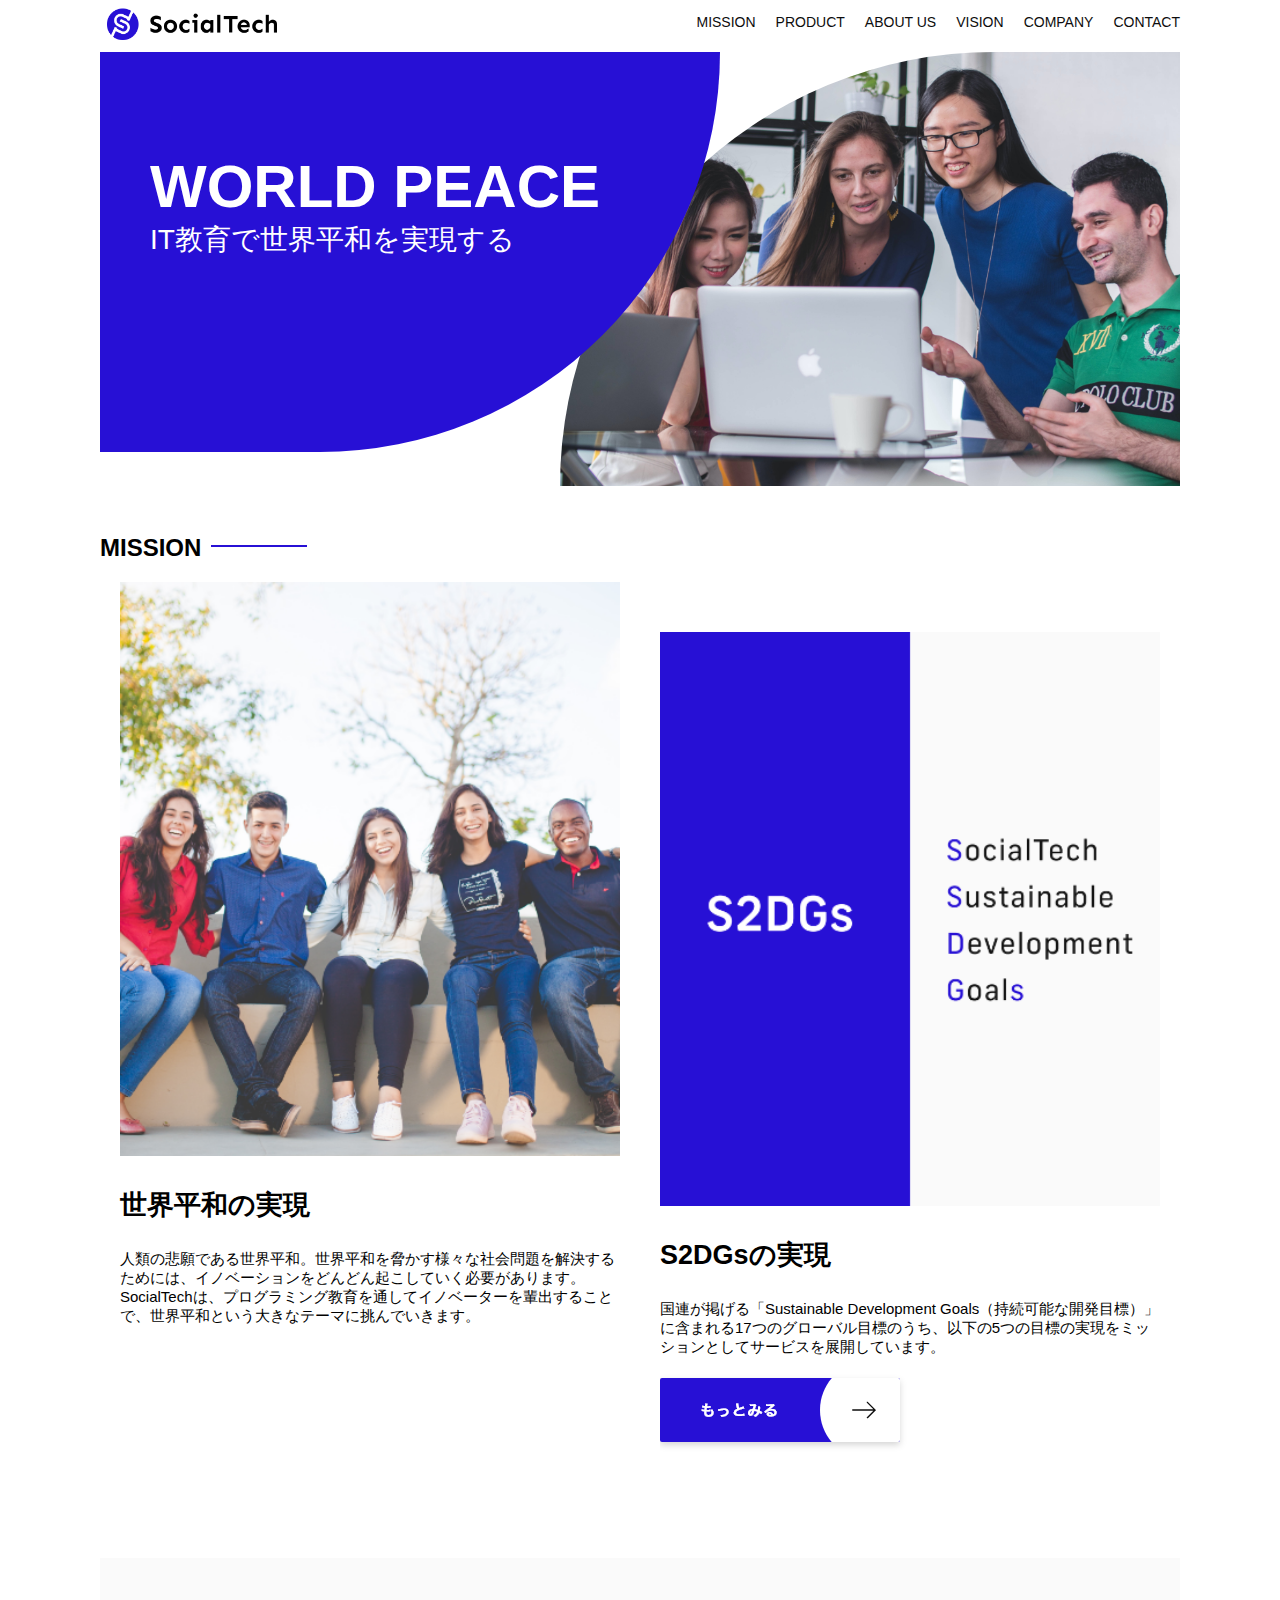
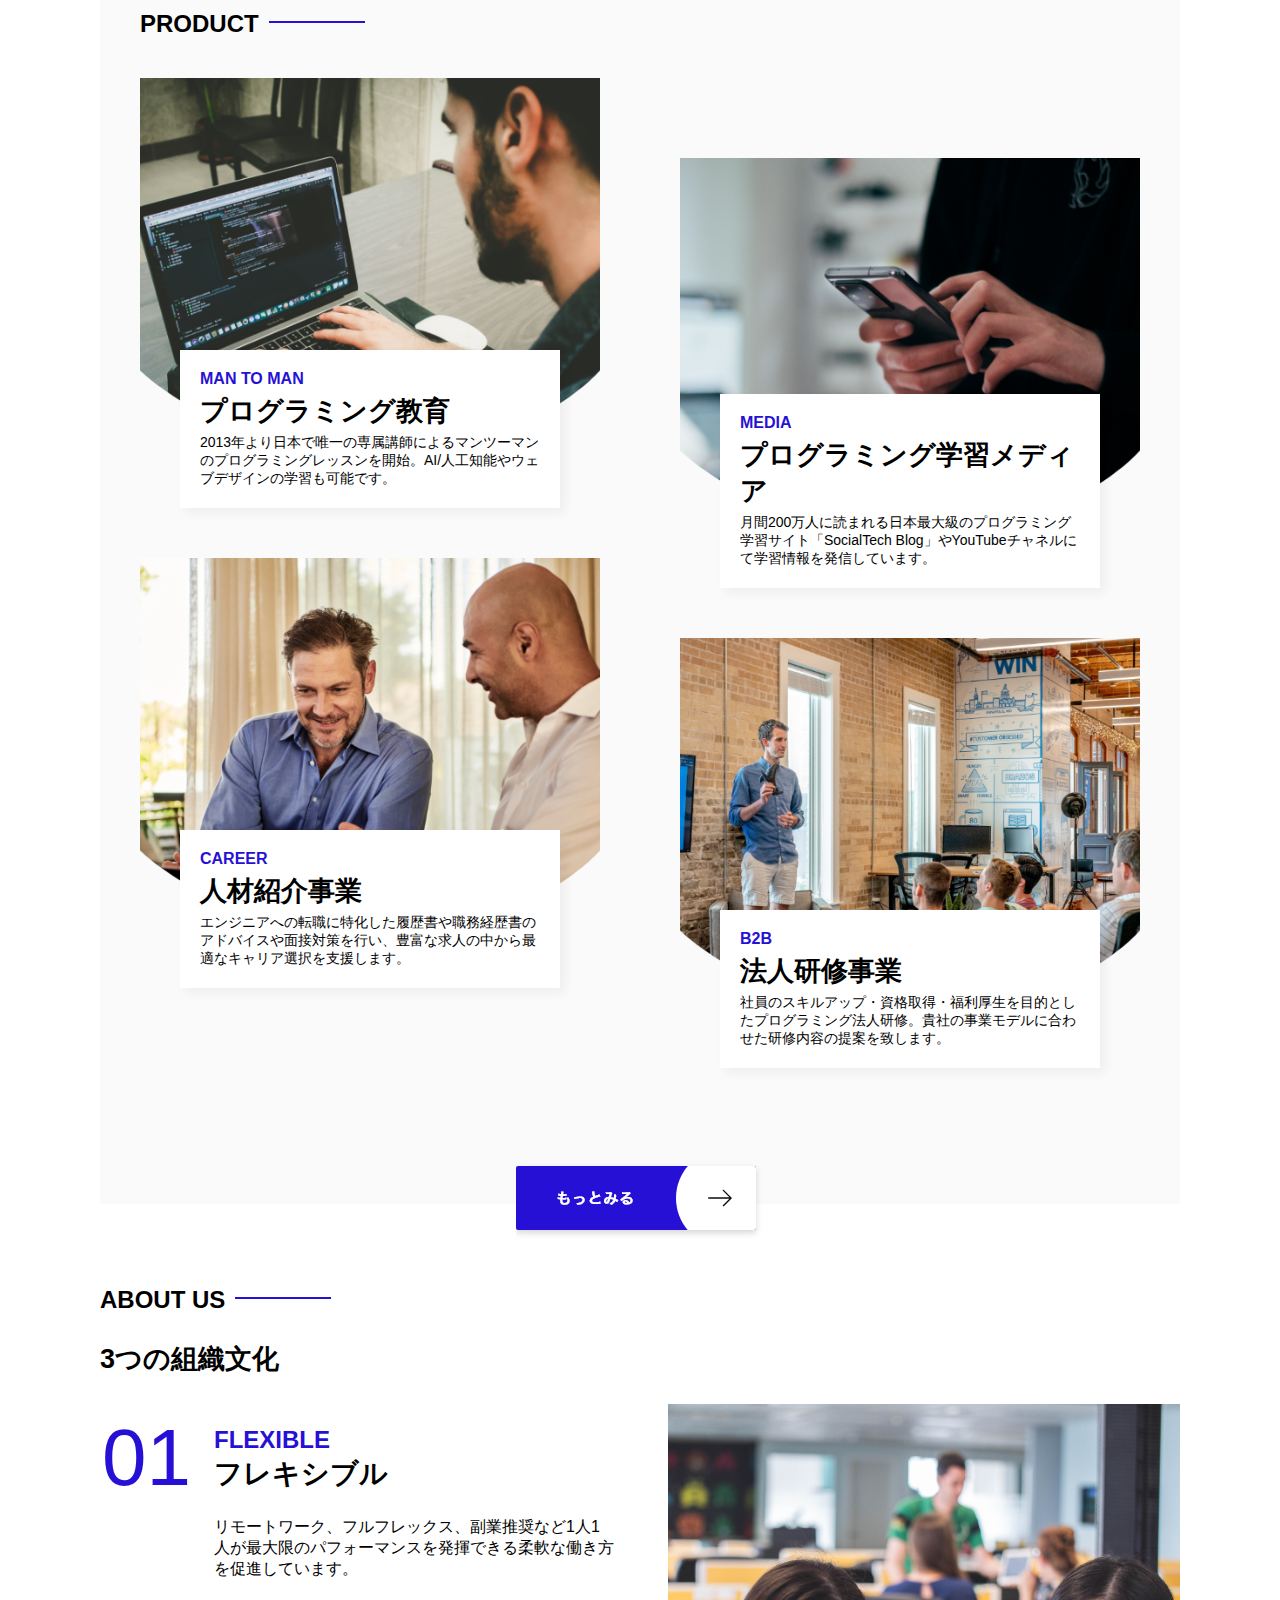
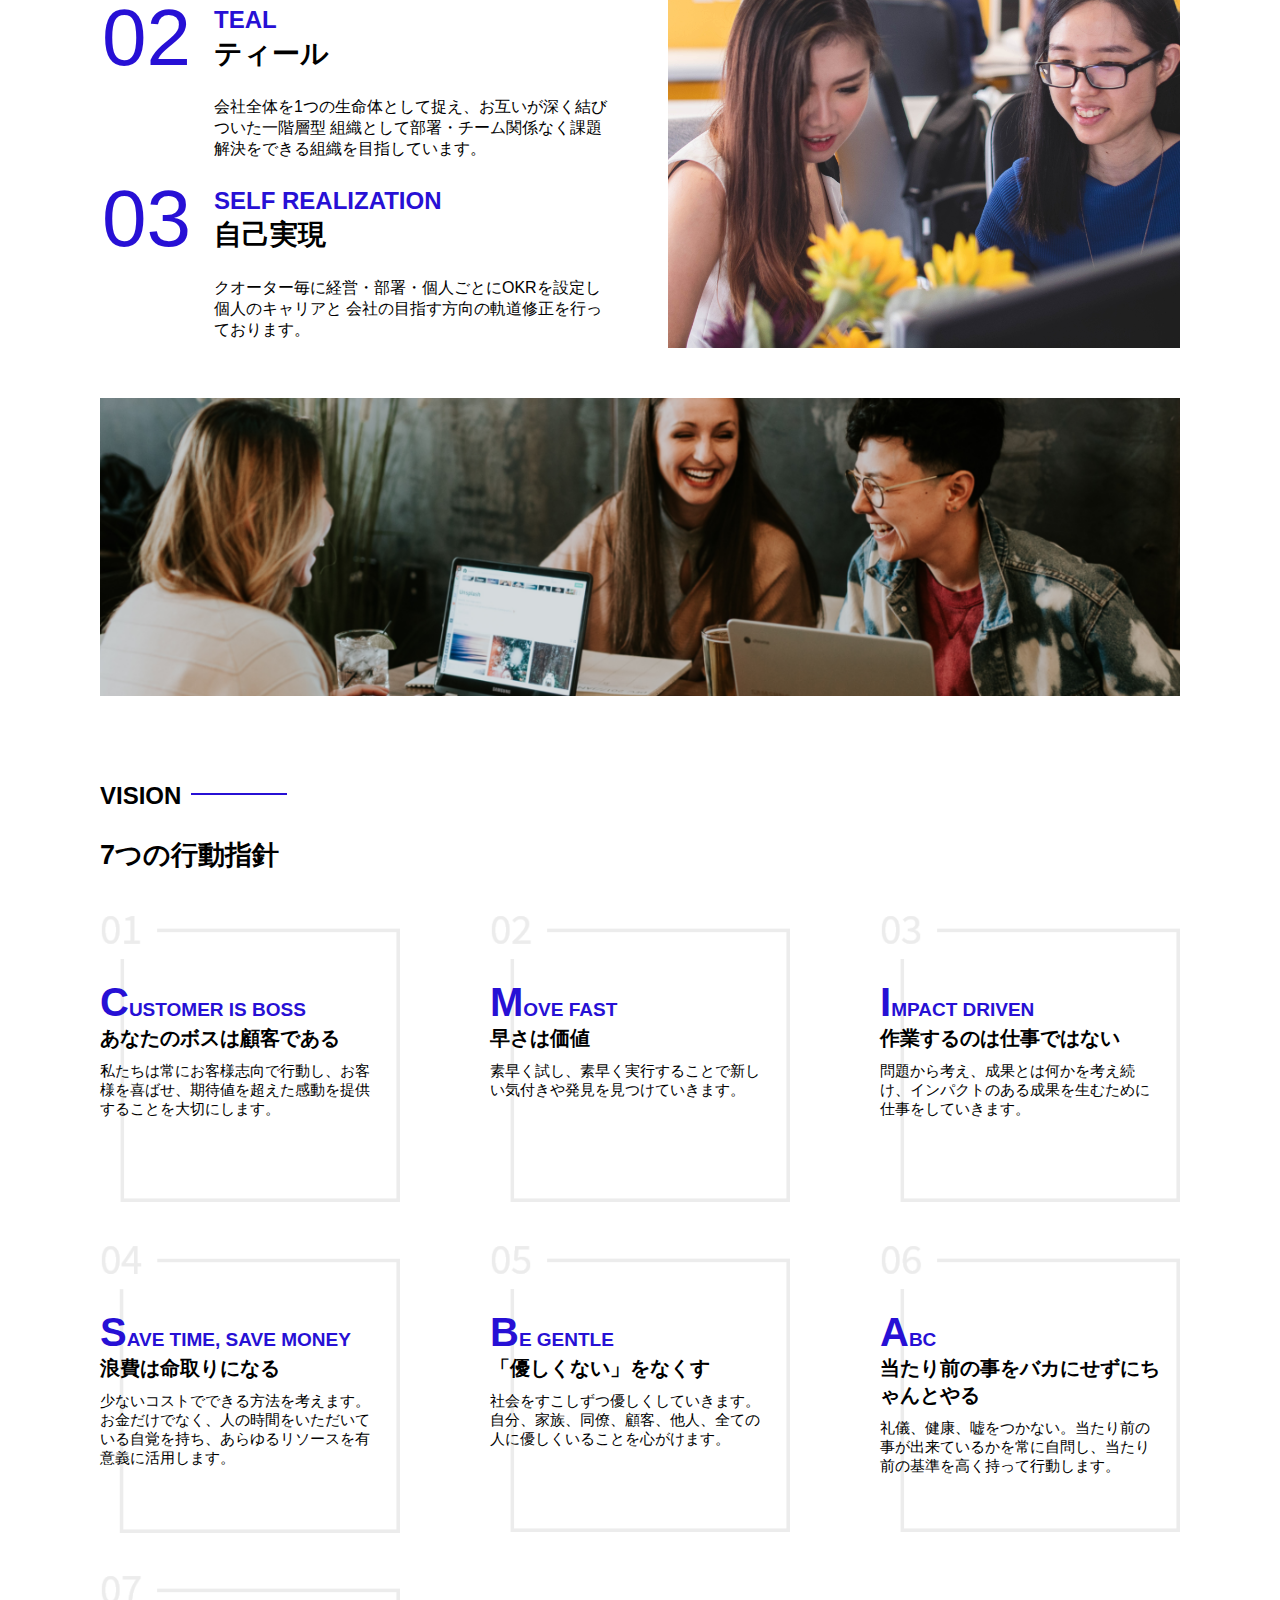
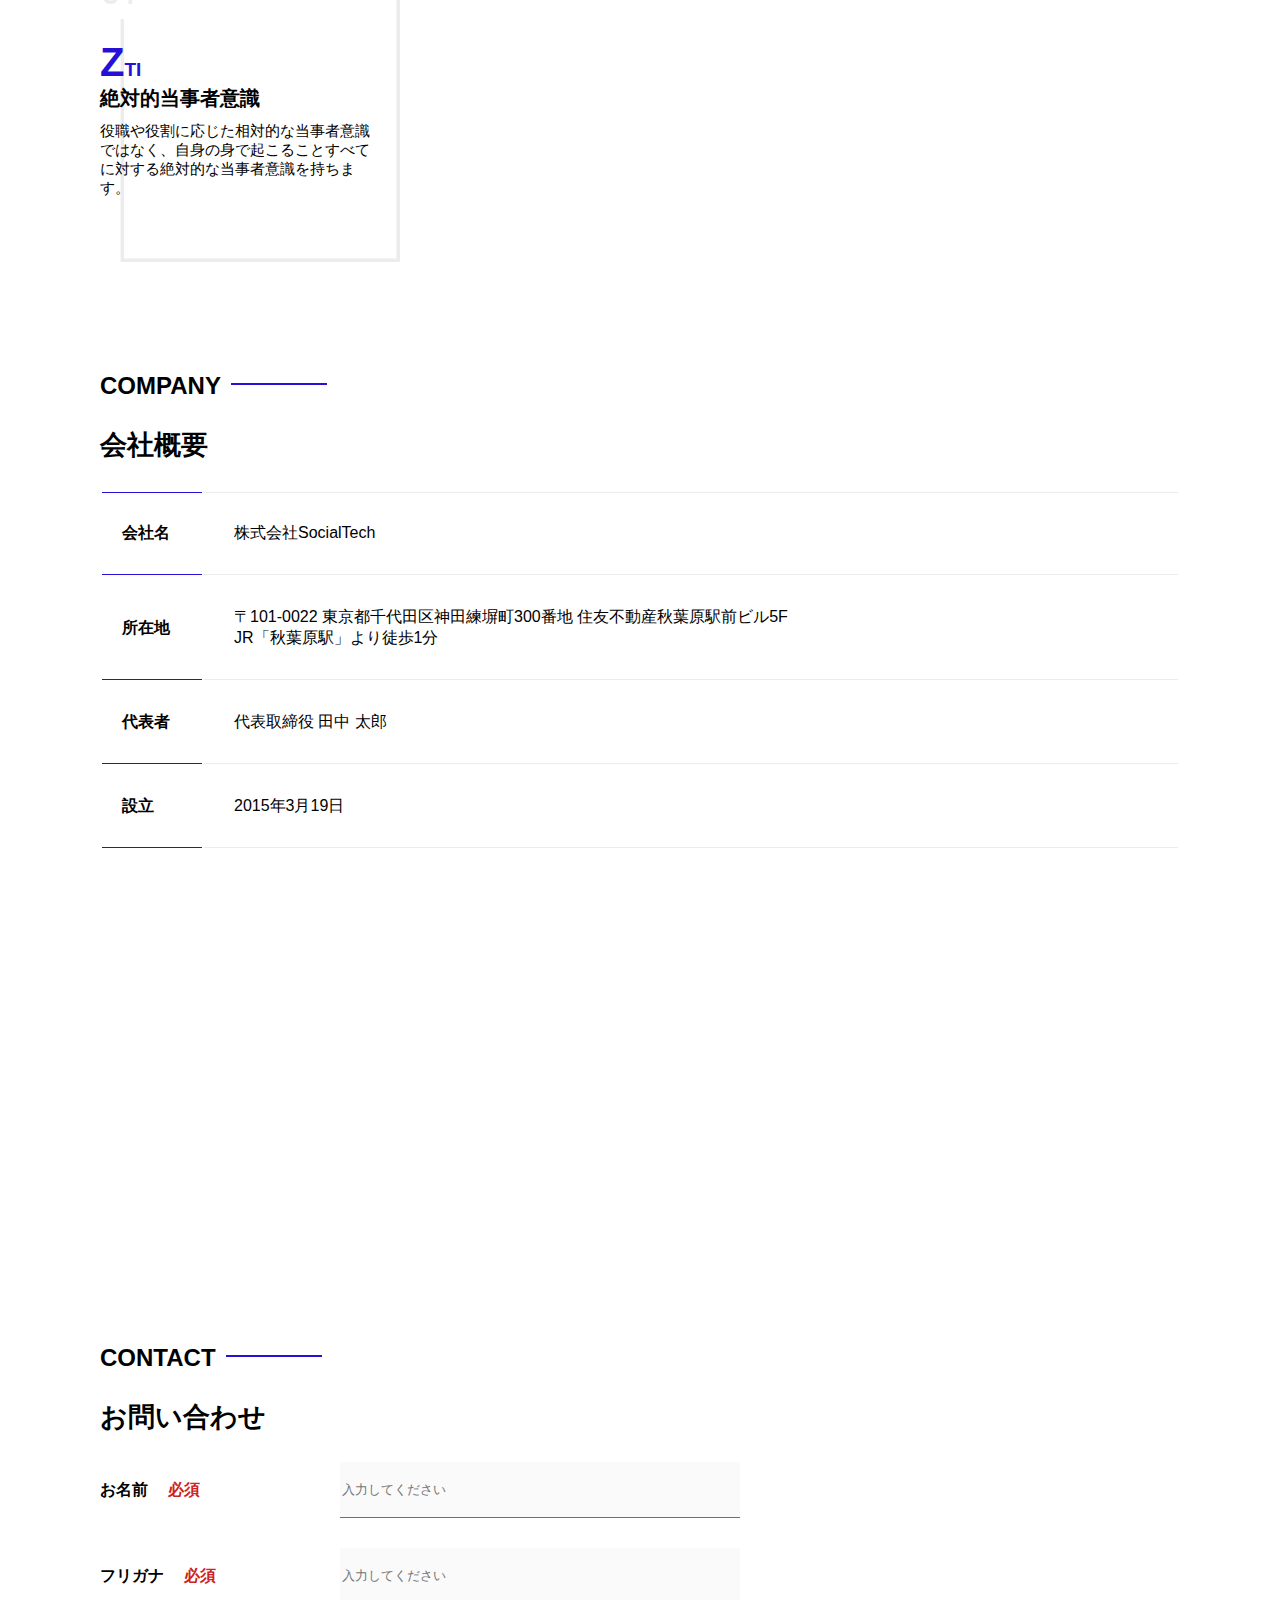
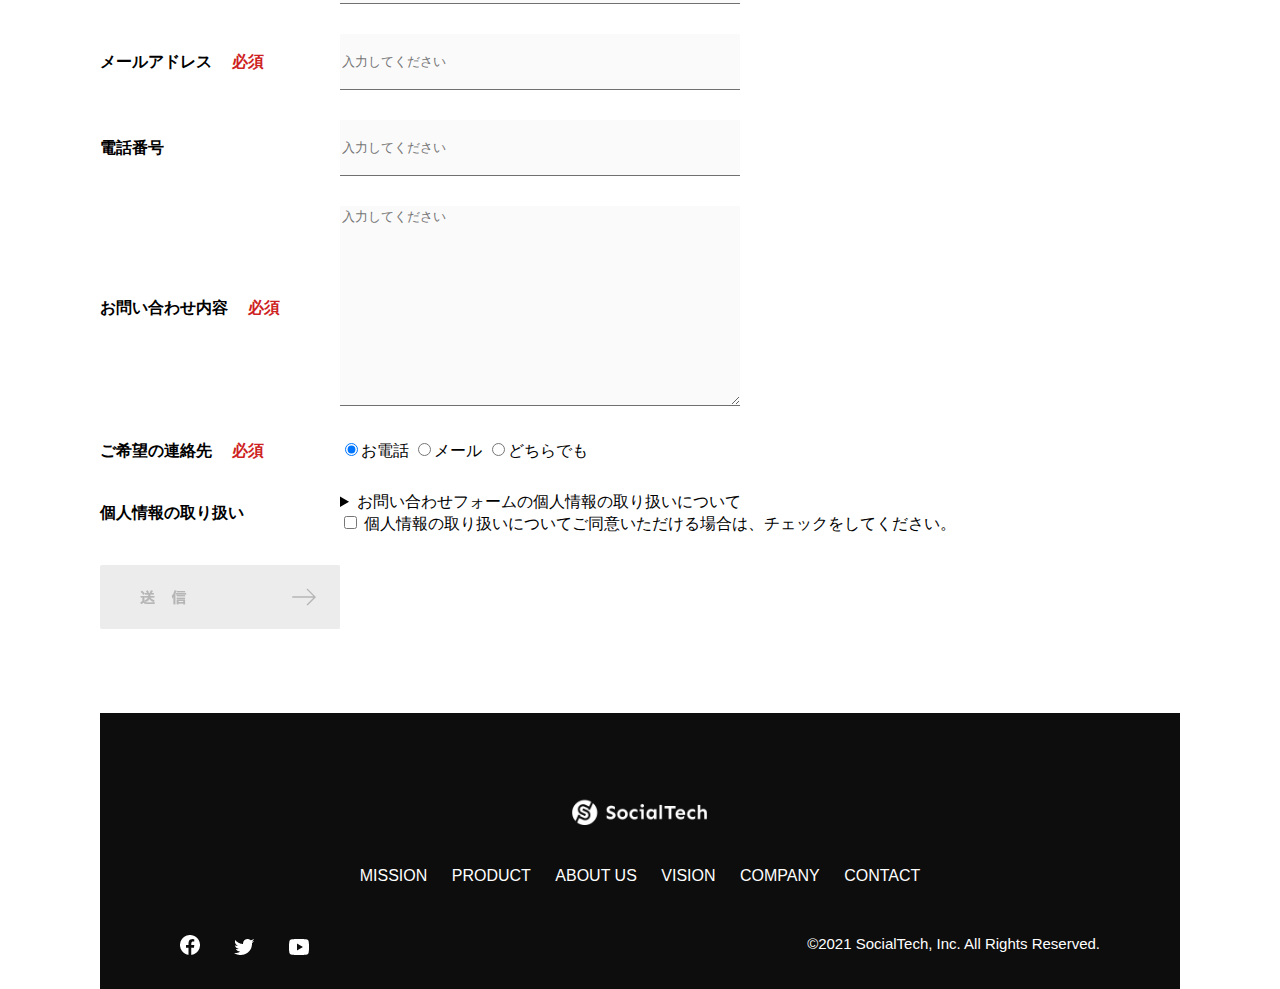
<file: kadai_tutorial_output/socialtech/index.html>
<!DOCTYPE html>
<html lang="en">
<head>
  <meta charset="UTF-8">
  <meta name="viewport" content="width=device-width, initial-scale=1.0">
  <meta name="description" content="SocialTechはEdTech業界のリーディングカンパニーを目指します。">
  <link rel="stylesheet" href="style.css">
  <title>SocialTech</title>
</head>
<body>
   <!-- ヘッダー -->
   <header>
     <!-- ロゴ -->
     <a href="index.html" id="logo">
      <img src="images/logo.png" alt="トップページに戻る">
    </a>

    <!-- PC用ナビゲーション -->
    <nav id="nav-pc">
      <ul>
       <li><a href="mission.html">MISSION</a></li>
       <li><a href="product.html">PRODUCT</a></li>
       <li><a href="index.html#aboutus">ABOUT US</a></li>
       <li><a href="index.html#vision">VISION</a></li>
       <li><a href="index.html#company">COMPANY</a></li>
       <li><a href="index.html#contact">CONTACT</a></li>
      </ul>
  </nav>
   <!-- スマホ用メニューボタン -->
   <button id="menu-sp" onclick="document.getElementById('nav-sp').style.display = 'block'">
    <img src="images/button-menu.png" alt="ナビゲーションを開く">
  </button>
  
        <!-- スマホ用ナビゲーション -->
        <div id="nav-sp">
          <button id="close" onclick="document.getElementById('nav-sp').style.display = 'none'">
            <img src="images/button-close.png" alt="ナビゲーションを閉じる">
          </button>
  
          <nav>
            <ul>
              <li>
                <a id="logo-sp" href="index.html" onclick="document.getElementById('nav-sp').style.display = 'none'"><img src="images/logo-sp.png" alt="トップページに戻る"></a>
              </li>
              <li><a class="menu" href="mission.html" onclick="document.getElementById('nav-sp').style.display = 'none'">MISSION</a></li>
              <li><a class="menu" href="product.html" onclick="document.getElementById('nav-sp').style.display = 'none'">PRODUCT</a></li>
              <li><a class="menu" href="index.html#aboutus" onclick="document.getElementById('nav-sp').style.display = 'none'">ABOUT US</a></li>
              <li><a class="menu" href="index.html#vision" onclick="document.getElementById('nav-sp').style.display = 'none'">VISION</a></li>
              <li><a class="menu" href="index.html#company" onclick="document.getElementById('nav-sp').style.display = 'none'">COMPANY</a></li>
              <li><a class="menu" href="index.html#contact" onclick="document.getElementById('nav-sp').style.display = 'none'">CONTACT</a></li>
            </ul>
          </nav>
          <div id="sns">
            <a href="https://www.facebook.com/sejuku2013">
              <img src="images/button-facebook.png" alt="Facebookのリンク">
            </a>
            <a href="https://twitter.com/samuraijuku">
              <img src="images/button-twitter.png" alt="Twitterのリンク">
            </a>
            <a href="https://www.youtube.com/channel/UCCFOQO5aDK0xXam4cUQXT8g">
              <img src="images/button-youtube.png" alt="YouTubeのリンク">
            </a>
          </div>
        </div>
  </header>
  <main>
    <article>
       <!-- メインビジュアル -->
       <section id="main-visual">
        <div id="main-message">
          <h1>WORLD PEACE</h1>
          <p>IT教育で世界平和を実現する</p>
      </div>
      <img src="images/index/index-main.png" alt="PCの周りに集まる多国籍の仲間たち">
      </section>
       <!--ミッション-->
       <section id="mission">
        <h2 class="index-h2">MISSION</h2>
        <div id="mission-flex">
          <div>
            <img id="mission-photo" src="images/index/index-mission.png" alt="屋外のベンチで写真を撮影する多国籍の仲間たち">
            <h3>世界平和の実現</h3>
            <p>
              人類の悲願である世界平和。世界平和を脅かす様々な社会問題を解決するためには、イノベーションをどんどん起こしていく必要があります。SocialTechは、プログラミング教育を通してイノベーターを輩出することで、世界平和という大きなテーマに挑んでいきます。
            </p>
          </div>
          <div>
            <img id="s2dgs" src="images/index/s2dgs.png" alt="S2DGs">
            <h3>S2DGsの実現</h3>
            <p>国連が掲げる「Sustainable Development Goals（持続可能な開発目標）」に含まれる17つのグローバル目標のうち、以下の5つの目標の実現をミッションとしてサービスを展開しています。</p>
            <a href="mission.html">
              <img src="images/button-more.png" alt="もっとみる">
            </a>
          </div>
        </div>
      </section>
       <!-- プロダクト -->
       <section id="product">
        <h2 class="index-h2">PRODUCT</h2>
         <div class="product-flex">
          <div id="product-left">
            <div>
              <img class="product-photo" src="images/index/index-mantoman.png" alt="PCでコードを書く男性">
              <div class="product-explain">
                <span>MAN TO MAN</span>
                <h3>プログラミング教育</h3>
                <p>2013年より日本で唯一の専属講師によるマンツーマンのプログラミングレッスンを開始。AI/人工知能やウェブデザインの学習も可能です。</p>
              </div>
            </div>
            <div>
              <img class="product-photo" src="images/index/index-career.png" alt="笑顔で話し合う2人の男性">
              <div class="product-explain">
                <span>CAREER</span>
                <h3>人材紹介事業</h3>
                <p>エンジニアへの転職に特化した履歴書や職務経歴書のアドバイスや面接対策を行い、豊富な求人の中から最適なキャリア選択を支援します。</p>
              </div>
            </div>
          </div>
          <div id="product-right">
            
            <div>
              <img class="product-photo" src="images/index/index-media.png" alt="スマートフォンを操作する人">
              <div class="product-explain">
                <span>MEDIA</span>
                <h3>プログラミング学習メディア</h3>
                <p>月間200万人に読まれる日本最大級のプログラミング学習サイト「SocialTech Blog」やYouTubeチャネルにて学習情報を発信しています。</p>
              </div>
            </div>
            <div>
              <img class="product-photo" src="images/index/index-b2b.png" alt="講演中の男性とそれを聴く人々">
              <div class="product-explain">
                <span>B2B</span>
                <h3>法人研修事業</h3>
                <p>社員のスキルアップ・資格取得・福利厚生を目的としたプログラミング法人研修。貴社の事業モデルに合わせた研修内容の提案を致します。</p>
              </div>
            </div>
          </div>
        </div>
        <div id="product-more">
          <a href="product.html">
            <img src="images/button-more.png" alt="もっとみる">
          </a>
          </div>
         </div>
       </section>
       <!---ABOUT US-->
       <section id="aboutus">
        <h2 class="index-h2">ABOUT US</h2>
        <h3>3つの組織文化</h3>
        <div>
          <table class="culture-table">
            <tr>
              <td class="culture-num">01</td>
              <th><span class="culture-en">FLEXIBLE</span><br>フレキシブル</th>
            </tr>
            <tr>
              <td>
                <!--空のセル-->
              </td>
              <td class="culture-description">リモートワーク、フルフレックス、副業推奨など1人1人が最大限のパフォーマンスを発揮できる柔軟な働き方を促進しています。</td>
            </tr>
            <tr>
              <td class="culture-num">02</td>
              <th><span class="culture-en">TEAL</span><br>ティール</th>
            </tr>
            <tr>
              <td>
                <!--空のセル-->
              </td>
              <td class="culture-description">会社全体を1つの生命体として捉え、お互いが深く結びついた一階層型 組織として部署・チーム関係なく課題解決をできる組織を目指しています。</td>
            </tr>
            <tr>
              <td class="culture-num">03</td>
              <th><span class="culture-en">SELF REALIZATION</span><br>自己実現</th>
            </tr>
            <tr>
              <td>
                <!--空のセル-->
              </td>
              <td class="culture-description">クオーター毎に経営・部署・個人ごとにOKRを設定し個人のキャリアと 会社の目指す方向の軌道修正を行っております。</td>
            </tr>
          </table>
          <img class="culture-img" src="images/index/index-aboutus1.png" alt="笑顔で話し合う2人の女性">
        </div>
        <img class="culture-img2" src="images/index/index-aboutus2.png" alt="笑顔で話し合う3人の男女">
      </section>
       <!-- VISION -->
       <section id="vision">
        <h2 class="index-h2">VISION</h2>
        <h3>7つの行動指針</h3>
        <div>
          <div class="vision-box">
            <img src="images/index/vision-01.png" alt="01">
            <div>
              <h4>CUSTOMER IS BOSS</h4>
              <h5>あなたのボスは顧客である</h5>
              <p>私たちは常にお客様志向で行動し、お客様を喜ばせ、期待値を超えた感動を提供することを大切にします。</p>
            </div>
          </div>
          <div class="vision-box">
            <img src="images/index/vision-02.png" alt="02">
            <div>
              <h4>MOVE FAST</h4>
              <h5>早さは価値</h5>
              <p>素早く試し、素早く実行することで新しい気付きや発見を見つけていきます。</p>
            </div>
          </div>
          <div class="vision-box">
            <img src="images/index/vision-03.png" alt="03">
            <div>
              <h4>IMPACT DRIVEN</h4>
              <h5>作業するのは仕事ではない</h5>
              <p>問題から考え、成果とは何かを考え続け、インパクトのある成果を生むために仕事をしていきます。</p>
            </div>
          </div>
          <div class="vision-box">
            <img src="images/index//vision-04.png" alt="04">
            <div>
              <h4>SAVE TIME, SAVE MONEY</h4>
              <h5>浪費は命取りになる</h5>
              <p>少ないコストでできる方法を考えます。お金だけでなく、人の時間をいただいている自覚を持ち、あらゆるリソースを有意義に活用します。</p>
            </div>
          </div>
          <div class="vision-box">
            <img src="images/index/vision-05.png" alt="05">
            <div>
              <h4>BE GENTLE</h4>
              <h5>「優しくない」をなくす</h5>
              <p>社会をすこしずつ優しくしていきます。自分、家族、同僚、顧客、他人、全ての人に優しくいることを心がけます。</p>
            </div>
          </div>
          <div class="vision-box">
            <img src="images/index/vision-06.png" alt="06">
            <div>
              <h4>ABC</h4>
              <h5>当たり前の事をバカにせずにちゃんとやる</h5>
              <p>礼儀、健康、嘘をつかない。当たり前の事が出来ているかを常に自問し、当たり前の基準を高く持って行動します。</p>
            </div>
          </div>
          <div class="vision-box">
            <img src="images/index/vision-07.png" alt="07">
            <div>
              <h4>ZTI</h4>
              <h5>絶対的当事者意識</h5>
              <p>役職や役割に応じた相対的な当事者意識ではなく、自身の身で起こることすべてに対する絶対的な当事者意識を持ちます。</p>
            </div>
          </div>
        </div>
      </section>
       <!-- COMPANY -->
       <section id="company">
        <h2 class="index-h2">COMPANY</h2>
        <h3>会社概要</h3>
        <table id="company-table">
          <tr>
            <th class="tableheader tableheader-first">会社名</th>
            <td class="cell cell-first">株式会社SocialTech</td>
          </tr>
          <tr>
            <th class="tableheader">所在地</th>
            <td class="cell">〒101-0022 東京都千代田区神田練塀町300番地 住友不動産秋葉原駅前ビル5F<br>JR「秋葉原駅」より徒歩1分</td>
          </tr>
          <tr>
            <th class="tableheader">代表者</th>
            <td class="cell">代表取締役 田中 太郎</td>
          </tr>
          <tr>
            <th class="tableheader">設立</th>
            <td class="cell">2015年3月19日</td>
          </tr>
        </table>
        <iframe 
  src="https://www.google.com/maps/embed?pb=!1m18!1m12!1m3!1d3240.0688551336807!2d139.7720776771055!3d35.69992317258124!2m3!1f0!2f0!3f0!3m2!1i1024!2i768!4f13.1!3m3!1m2!1s0x60188fee13660e23%3A0x77137876edf742ac!2z5L2P5Y-L5LiN5YuV55Sj56eL6JGJ5Y6f6aeF5YmN44OT44Or!5e0!3m2!1sja!2sjp!4v1704858013291!5m2!1sja!2sjp" 
  style="border: 0" allowfullscreen="" loading="lazy">
  </iframe>
      </section>
      <!-- お問い合わせフォーム -->
      <section id="contact">
        <h2 class="index-h2">CONTACT</h2>
        <h3>お問い合わせ</h3>
        <form>
          <div>
            <div class="contact-heading">
              <label class="contact-label">お名前<span class="contact-span">必須</span></label>
            </div>
            <div>
              <input type="text" name="name" placeholder="入力してください" class="contact-textbox">
            </div>
          </div>
          <div>
            <div class="contact-heading">
              <label class="contact-label">フリガナ<span class="contact-span">必須</span></label>
            </div>
            <div>
              <input type="text" name="hurigana" placeholder="入力してください" class="contact-textbox">
            </div>
          </div>
          <div>
            <div class="contact-heading">
              <label class="contact-label">メールアドレス<span class="contact-span">必須</span></label>
            </div>
            <div>
              <input type="text" name="email" placeholder="入力してください" class="contact-textbox">
            </div>
          </div>
          <div>
            <div class="contact-heading">
              <label class="contact-label">電話番号</label>
            </div>
            <div>
              <input type="text" name="tel" placeholder="入力してください" class="contact-textbox">
            </div>
          </div>
          <div>
            <div class="contact-heading">
              <label class="contact-label">お問い合わせ内容<span class="contact-span">必須</span></label>
            </div>
            <div>
              <textarea class="contact-textarea" placeholder="入力してください" name="message"></textarea>
            </div>
          </div>
          <div>
            <div class="contact-heading">
              <label class="contact-label">ご希望の連絡先<span class="contact-span">必須</span></label>
            </div>
            <div>
              <input class="radiobutton" type="radio" value="tel" name="contact" checked><label>お電話</label>
              <input class="radiobutton" type="radio" value="mail" name="contact"><label>メール</label>
              <input class="radiobutton" type="radio" value="both" name="contact"><label>どちらでも</label>
            </div>
          </div>
          <div>
            <div class="contact-heading">
              <label class="contact-label">個人情報の取り扱い</label>
            </div>
            <div>
              <details>
                <summary>お問い合わせフォームの個人情報の取り扱いについて</summary>
                <div>
                  <dl>
                    <dt>１．組織の名称又は氏名</dt>
                    <dd>株式会社SocialTech</dd>
                    <dt>２．個人情報保護管理者（若しくはその代理人）の氏名又は職名、所属及び連絡先</dt>
                    <dd>
                      <p>鈴木 一郎 コーポレート部</p>
                      <p>メールアドレス：samurai@example.com</p>
                      <p>TEL：03-1234-5678</p>
                    </dd>
                    <dt>３．個人情報の利用目的</dt>
                    <dd>
                      <ul>
                        <li>本サービス及び本サービスに関連する情報の提供又はそれらに関する連絡のため</li>
                        <li>ユーザーの本人確認のため</li>
                        <li>当社サービスのご案内のため</li>
                        <li>当社の商品等の広告または宣伝（電子メールによるものを含むものとします。）</li>
                      </ul>
                    </dd>
                    <dt>４．個人情報の取り扱い業務の委託</dt>
                    <dd>個人情報の取扱業務の全部または一部を外部に業務委託する場合があります。その際、弊社は、個人情報を適切に保護できる管理体制を敷き実行していることを条件として委託先を厳選したうえで、機密保持契約を委託先と締結し、お客様の個人情報を厳密に管理させます。</dd>
                    <dt>５．個人情報の開示等の請求</dt>
                    <dd>
                      お客様は、弊社に対してご自身の個人情報の開示等（利用目的の通知、開示、内容の訂正・追加・削除、利用の停止または消去、第三者への提供の停止）に関して、当社問合わせ窓口に申し出ることができます。<br>
                      その際、弊社はお客様ご本人を確認させていただいたうえで、合理的な期間内に対応いたします。<br>
                      なお、個人情報に関する弊社問合わせ先は、次の通りです。
                    </dd>
                    <dd>
                      <p>株式会社SocialTech　個人情報問合せ窓口</p>
                      <p>〒150-0043　東京都千代田区神田練塀町300番地 住友不動産秋葉原駅前ビル5F</p>
                      <p>メールアドレス：samurai@example.com　TEL：03-1234-5678</p>
                    </dd>

                    <dt>６．個人情報を提供されることの任意性について</dt>
                    <dd>お客様がご自身の個人情報を弊社に提供されるか否かは、お客様のご判断によりますが、もしご提供されない場合には、適切なサービスが提供できない場合がありますので予めご了承ください。</dd>
                  </dl>
                </div>
              </details>
              <input type="checkbox" name="agree">
              <span>個人情報の取り扱いについてご同意いただける場合は、チェックをしてください。</span>
            </div>
          </div>
          <input type="image" src="images/button-submit.png" alt="送信する">
        </form>
      </section>
    </article>
  </main>
  <footer>
    <div id="footer-logo">
      <img src="images/logo-sp.png" alt="SocialTech">
    </div>
    <div id="footer-link">
      <a href="mission.html">MISSION</a>
      <a href="product.html">PRODUCT</a>
      <a href="index.html#aboutus">ABOUT US</a>
      <a href="index.html#vision">VISION</a>
      <a href="index.html#company">COMPANY</a>
      <a href="index.html#contact">CONTACT</a>
    </div>
    <div id="sns-footer">
      <div class="sns-btns">
        <a href="https://www.facebook.com/sejuku2013"><img src="images/button-facebook.png" alt="Facebookのリンク"></a>
        <a href="https://twitter.com/samuraijuku"><img src="images/button-twitter.png" alt="Twitterのリンク"></a>
        <a href="https://www.youtube.com/channel/UCCFOQO5aDK0xXam4cUQXT8g"><img src="images/button-youtube.png" alt="YouTubeのリンク"></a>
      </div>
      <p id="copyright">&copy;2021 SocialTech, Inc. All Rights Reserved.</p>
    </div>
  </footer>
</body>
</html>
</file>
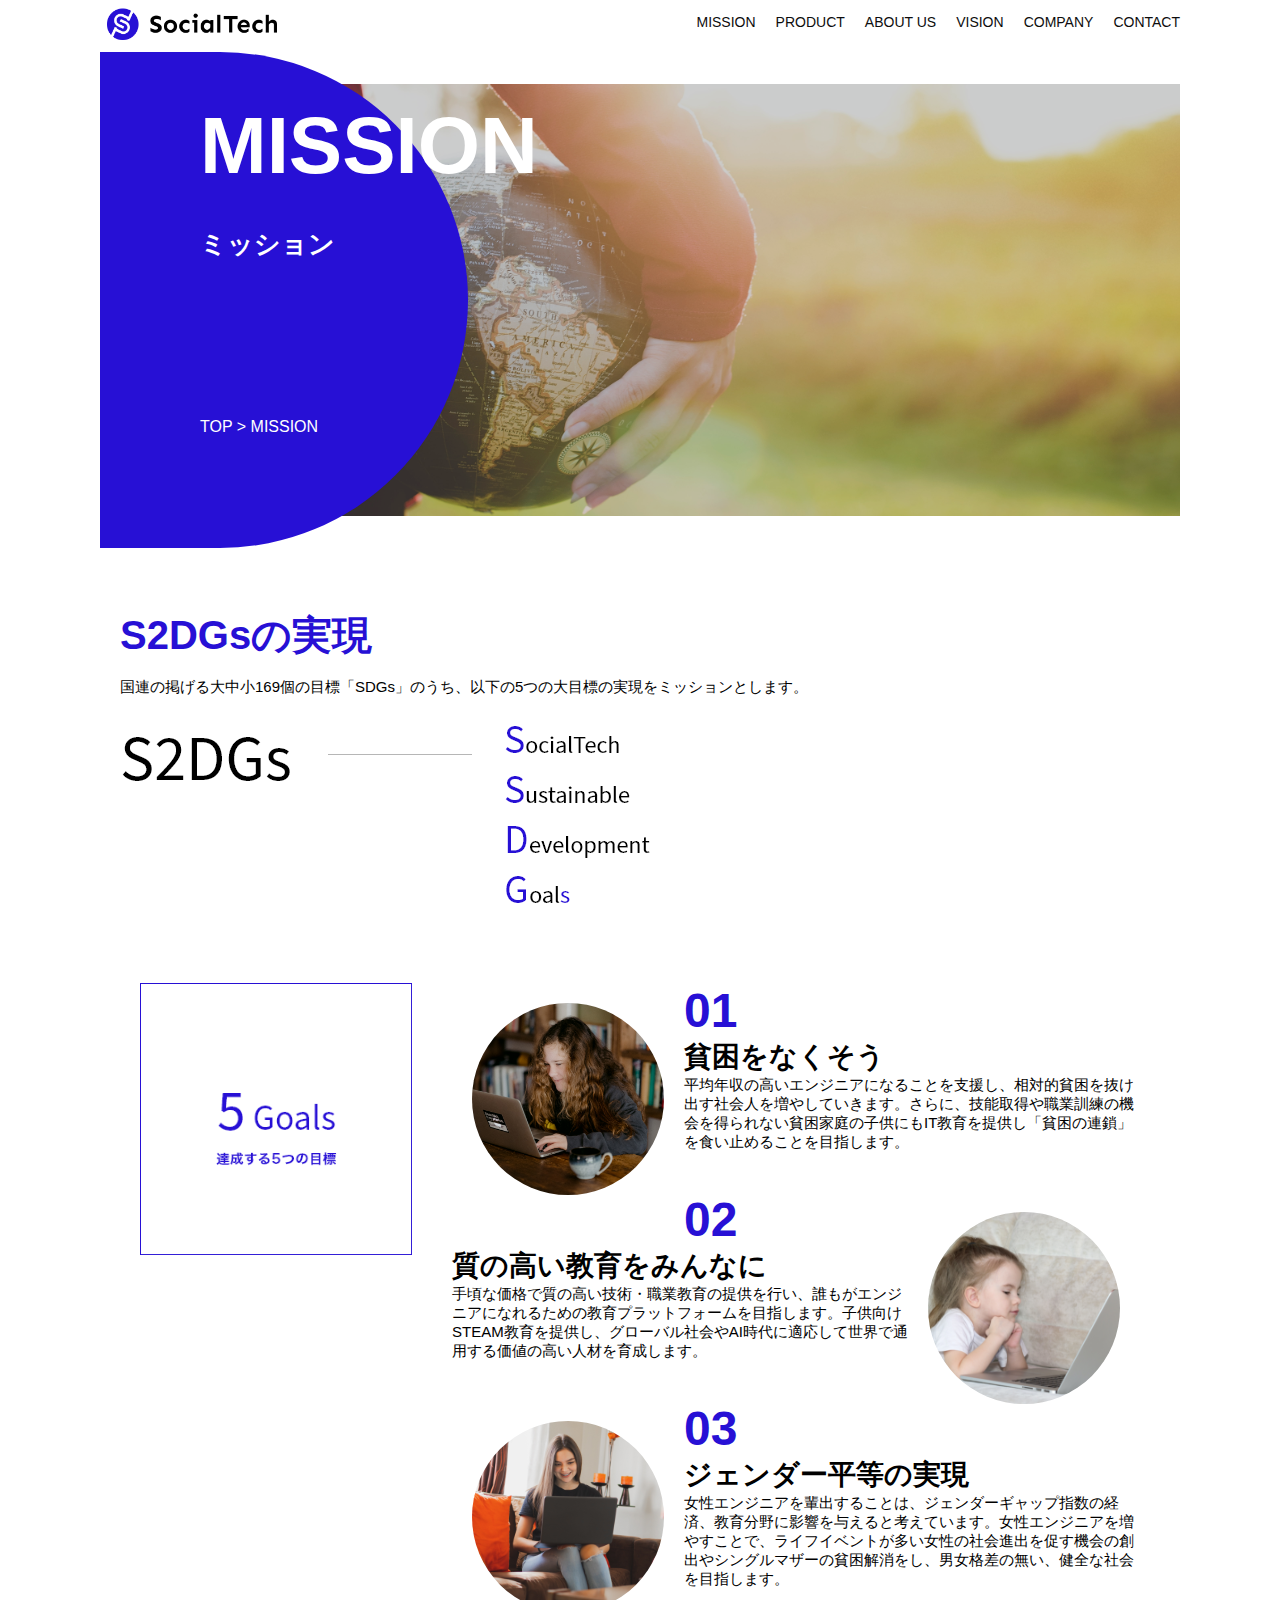
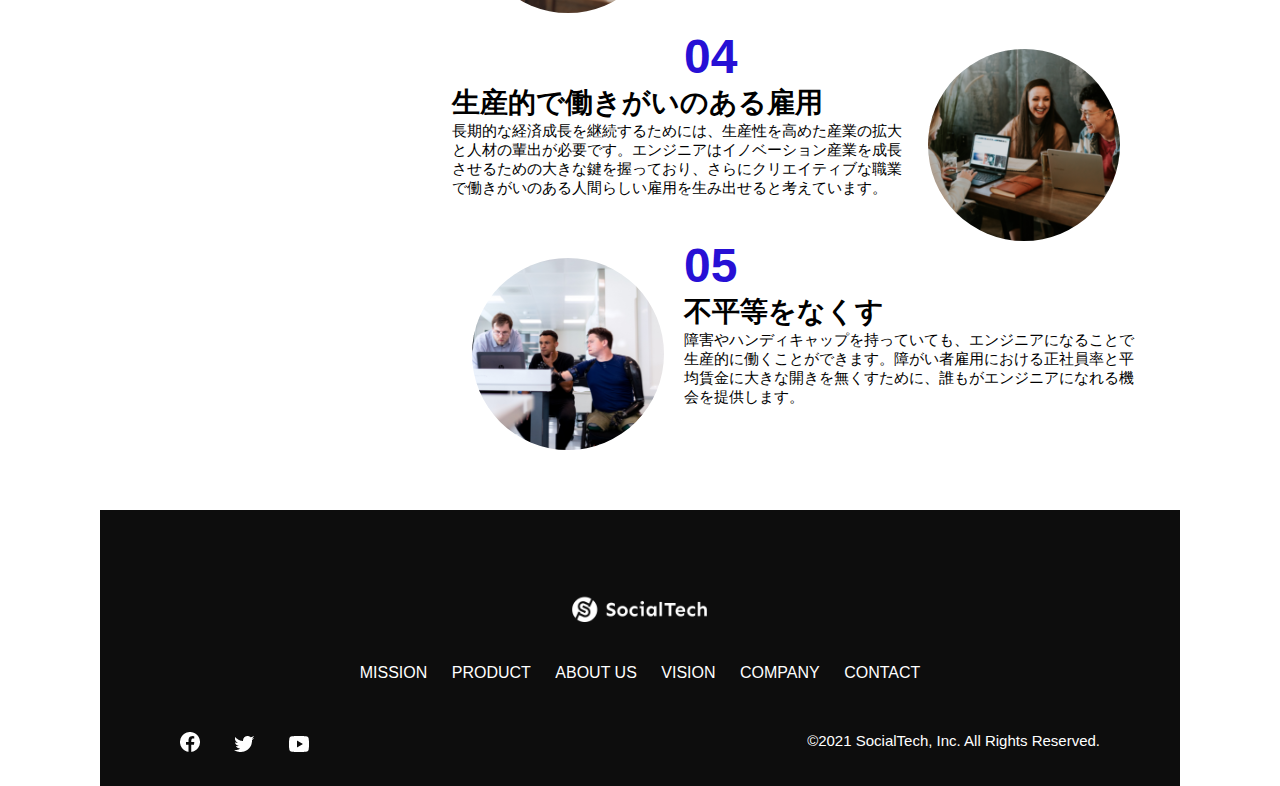
<file: kadai_tutorial_output/socialtech/mission.html>
<!DOCTYPE html>
  <html>
    <head>
      <title>SocialTech - MISSION ミッション -</title>
      <meta charset="utf-8">
      <meta name="description" content="SocialTechが目指す5つの目標（S2DGs）を紹介します">
      <meta name="viewport" content="width=device-width, initial-scale=1.0">
      <link rel="stylesheet" href="style.css">
    </head>
  
    <body>
      <!-- ヘッダー -->
      <header>
        <!-- ロゴ -->
        <a href="index.html" id="logo">
          <img src="images/logo.png" alt="トップページに戻る">
        </a>
  
        <!-- PC用ナビゲーション -->
        <nav id="nav-pc">
          <ul>
            <li><a href="mission.html">MISSION</a></li>
            <li><a href="product.html">PRODUCT</a></li>
            <li><a href="index.html#aboutus">ABOUT US</a></li>
            <li><a href="index.html#vision">VISION</a></li>
            <li><a href="index.html#company">COMPANY</a></li>
            <li><a href="index.html#contact">CONTACT</a></li>
          </ul>
        </nav>
  
        <!-- スマホ用メニューボタン -->
        <button id="menu-sp" onclick="document.getElementById('nav-sp').style.display = 'block'">
          <img src="images/button-menu.png" alt="ナビゲーションを開く">
        </button>
  
        <!-- スマホ用ナビゲーション -->
        <div id="nav-sp">
          <button id="close" onclick="document.getElementById('nav-sp').style.display = 'none'">
            <img src="images/button-close.png" alt="ナビゲーションを閉じる">
          </button>
  
          <nav>
            <ul>
              <li>
                <a id="logo-sp" href="index.html" onclick="document.getElementById('nav-sp').style.display = 'none'"><img src="images/logo-sp.png" alt="トップページに戻る"></a>
              </li>
              <li><a class="menu" href="mission.html" onclick="document.getElementById('nav-sp').style.display = 'none'">MISSION</a></li>
              <li><a class="menu" href="product.html" onclick="document.getElementById('nav-sp').style.display = 'none'">PRODUCT</a></li>
              <li><a class="menu" href="index.html#aboutus" onclick="document.getElementById('nav-sp').style.display = 'none'">ABOUT US</a></li>
              <li><a class="menu" href="index.html#vision" onclick="document.getElementById('nav-sp').style.display = 'none'">VISION</a></li>
              <li><a class="menu" href="index.html#company" onclick="document.getElementById('nav-sp').style.display = 'none'">COMPANY</a></li>
              <li><a class="menu" href="index.html#contact" onclick="document.getElementById('nav-sp').style.display = 'none'">CONTACT</a></li>
            </ul>
          </nav>
          <div id="sns">
            <a href="https://www.facebook.com/sejuku2013">
              <img src="images/button-facebook.png" alt="Facebookのリンク">
            </a>
            <a href="https://twitter.com/samuraijuku">
              <img src="images/button-twitter.png" alt="Twitterのリンク">
            </a>
            <a href="https://www.youtube.com/channel/UCCFOQO5aDK0xXam4cUQXT8g">
              <img src="images/button-youtube.png" alt="YouTubeのリンク">
            </a>
          </div>
        </div>
      </header>
  
      <main>
        <article>
          <section id="mission-main">
            <div class="mission-main-inner">
              <div id="mission-title">
                <h1>MISSION<br><span>ミッション</span></h1>
                <p>TOP > MISSION</p>
              </div>
            </div>
          </section>

          
         <section id="mission-s2dgs">
          <h2 class="mission-h2">S2DGsの実現</h2>
          <p>国連の掲げる大中小169個の目標「SDGs」のうち、以下の5つの大目標の実現をミッションとします。</p>
          <img src="images/mission/mission-s2dgs.png" alt="S2DGs">
        </section>

        <section id="mission-five-goals">
          <div class="five-goals-image">
            <img src="images/mission/mission-5goals.png" alt="5Goals">
          </div>
          <div class="five-goals-read">
            <div>
              <img class="fivegoals-image-left" src="images/mission/mission-5goals01.png" alt="PCを操作する女の子">
              <span class="fivegoals-number">01</span>
              <h3 class="fivegoals-h3">貧困をなくそう</h3>
              <p class="fivegoals-p">平均年収の高いエンジニアになることを支援し、相対的貧困を抜け出す社会人を増やしていきます。さらに、技能取得や職業訓練の機会を得られない貧困家庭の子供にもIT教育を提供し「貧困の連鎖」を食い止めることを目指します。</p>
            </div>
            <div>
              <img class="fivegoals-image-right" src="images/mission/mission-5goals02.png" alt="PCを見つめる小さい女の子">
              <span class="fivegoals-number">02</span>
              <h3 class="fivegoals-h3">質の高い教育をみんなに</h3>
              <p class="fivegoals-p">手頃な価格で質の高い技術・職業教育の提供を行い、誰もがエンジニアになれるための教育プラットフォームを目指します。子供向けSTEAM教育を提供し、グローバル社会やAI時代に適応して世界で通用する価値の高い人材を育成します。</p>
            </div>
            <div>
              <img class="fivegoals-image-left" src="images/mission/mission-5goals03.png" alt="PCを操作する女性">

              <span class="fivegoals-number">03</span>
              <h3 class="fivegoals-h3">ジェンダー平等の実現</h3>
              <p class="fivegoals-p">女性エンジニアを輩出することは、ジェンダーギャップ指数の経済、教育分野に影響を与えると考えています。女性エンジニアを増やすことで、ライフイベントが多い女性の社会進出を促す機会の創出やシングルマザーの貧困解消をし、男女格差の無い、健全な社会を目指します。</p>
            </div>
            <div>
              <img class="fivegoals-image-right" src="images/mission/mission-5goals04.png" alt="笑顔で話し合う3人の男女">
              <span class="fivegoals-number">04</span>
              <h3 class="fivegoals-h3">生産的で働きがいのある雇用</h3>
              <p class="fivegoals-p">長期的な経済成長を継続するためには、生産性を高めた産業の拡大と人材の輩出が必要です。エンジニアはイノベーション産業を成長させるための大きな鍵を握っており、さらにクリエイティブな職業で働きがいのある人間らしい雇用を生み出せると考えています。</p>
            </div>
            <div>
              <img class="fivegoals-image-left" src="images/mission/mission-5goals05.png" alt="障害を持つ男性が生き生きと働く様子">
              <span class="fivegoals-number">05</span>
              <h3 class="fivegoals-h3">不平等をなくす</h3>
              <p class="fivegoals-p">障害やハンディキャップを持っていても、エンジニアになることで生産的に働くことができます。障がい者雇用における正社員率と平均賃金に大きな開きを無くすために、誰もがエンジニアになれる機会を提供します。</p>
            </div>
          </div>
        </section>
        </article>
      </main>
  
      <footer>
        <div id="footer-logo">
          <img src="images/logo-sp.png" alt="SocialTech">
        </div>
        <div id="footer-link">
          <a href="mission.html">MISSION</a>
          <a href="product.html">PRODUCT</a>
          <a href="index.html#aboutus">ABOUT US</a>
          <a href="index.html#vision">VISION</a>
          <a href="index.html#company">COMPANY</a>
          <a href="index.html#contact">CONTACT</a>
        </div>
        <div id="sns-footer">
          <div class="sns-btns">
            <a href="https://www.facebook.com/sejuku2013"><img src="images/button-facebook.png" alt="Facebookのリンク"></a>
            <a href="https://twitter.com/samuraijuku"><img src="images/button-twitter.png" alt="Twitterのリンク"></a>
            <a href="https://www.youtube.com/channel/UCCFOQO5aDK0xXam4cUQXT8g"><img src="images/button-youtube.png" alt="YouTubeのリンク"></a>
          </div>
          <p id="copyright">&copy;2021 SocialTech, Inc. All Rights Reserved.</p>
        </div>
      </footer>
  
    </body>
  </html>
</file>
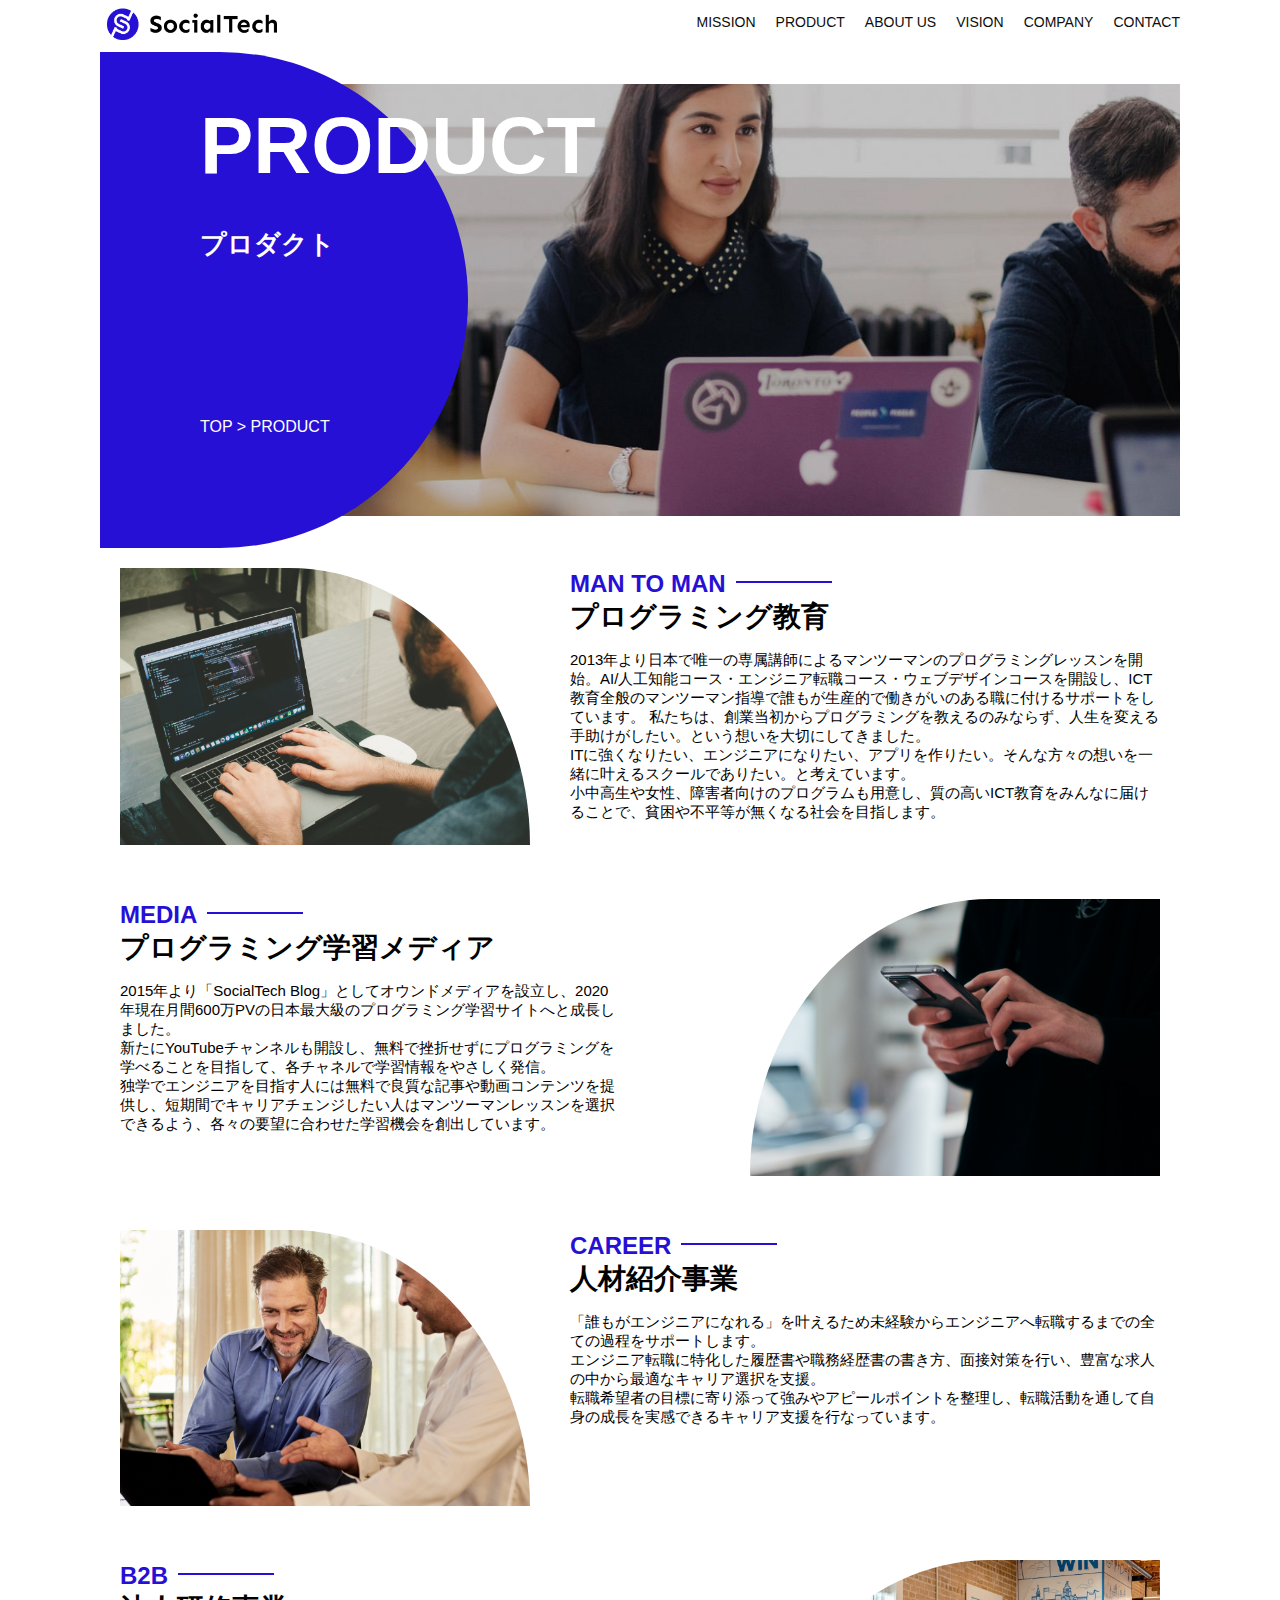
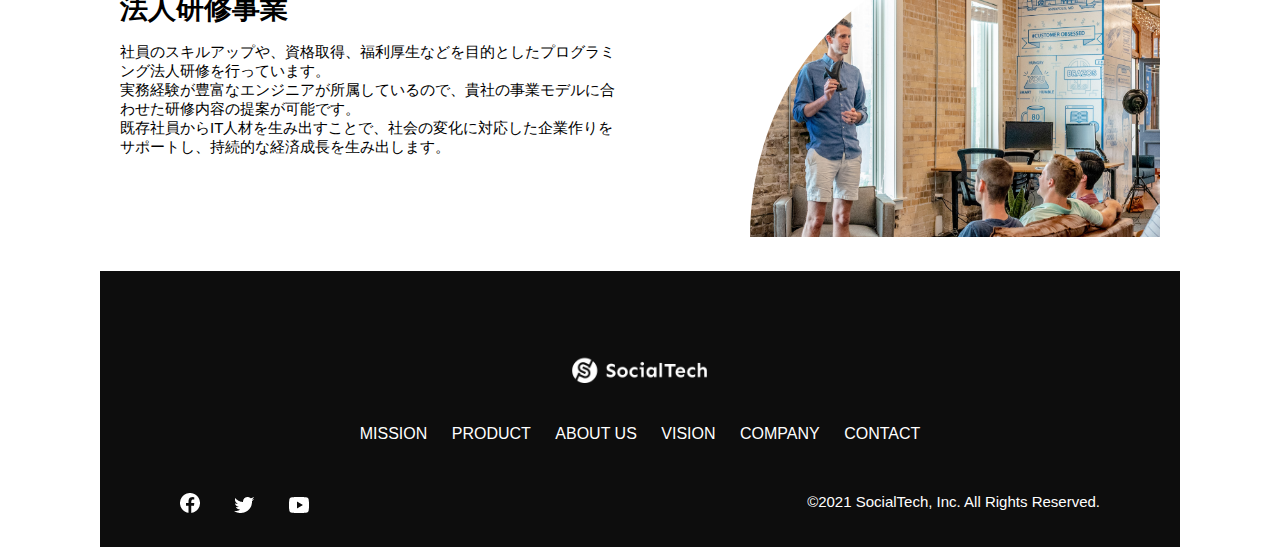
<file: kadai_tutorial_output/socialtech/product.html>
<!DOCTYPE html>
  <html>
    <head>
      <title>SocialTech -PRODUCT プロダクト-</title>
      <meta charset="utf-8">
      <meta name="description" content="SocialTechの4つのプロダクトを紹介します">
      <meta name="viewport" content="width=device-width, initial-scale=1.0">
      <link rel="stylesheet" href="style.css">
    </head>
  
    <body>
      <!-- ヘッダー -->
      <header>
        <!-- ロゴ -->
        <a href="index.html" id="logo">
          <img src="images/logo.png" alt="トップページに戻る">
        </a>
  
        <!-- PC用ナビゲーション -->
        <nav id="nav-pc">
          <ul>
            <li><a href="mission.html">MISSION</a></li>
            <li><a href="product.html">PRODUCT</a></li>
            <li><a href="index.html#aboutus">ABOUT US</a></li>
            <li><a href="index.html#vision">VISION</a></li>
            <li><a href="index.html#company">COMPANY</a></li>
            <li><a href="index.html#contact">CONTACT</a></li>
          </ul>
        </nav>
  
        <!-- スマホ用メニューボタン -->
        <button id="menu-sp" onclick="document.getElementById('nav-sp').style.display = 'block'">
          <img src="images/button-menu.png" alt="ナビゲーションを開く">
        </button>
  
        <!-- スマホ用ナビゲーション -->
        <div id="nav-sp">
          <button id="close" onclick="document.getElementById('nav-sp').style.display = 'none'">
            <img src="images/button-close.png" alt="ナビゲーションを閉じる">
          </button>
  
          <nav>
            <ul>
              <li>
                <a id="logo-sp" href="index.html" onclick="document.getElementById('nav-sp').style.display = 'none'"><img src="images/logo-sp.png" alt="トップページに戻る"></a>
              </li>
              <li><a class="menu" href="mission.html" onclick="document.getElementById('nav-sp').style.display = 'none'">MISSION</a></li>
              <li><a class="menu" href="product.html" onclick="document.getElementById('nav-sp').style.display = 'none'">PRODUCT</a></li>
              <li><a class="menu" href="index.html#aboutus" onclick="document.getElementById('nav-sp').style.display = 'none'">ABOUT US</a></li>
              <li><a class="menu" href="index.html#vision" onclick="document.getElementById('nav-sp').style.display = 'none'">VISION</a></li>
              <li><a class="menu" href="index.html#company" onclick="document.getElementById('nav-sp').style.display = 'none'">COMPANY</a></li>
              <li><a class="menu" href="index.html#contact" onclick="document.getElementById('nav-sp').style.display = 'none'">CONTACT</a></li>
            </ul>
          </nav>
          <div id="sns">
            <a href="https://www.facebook.com/sejuku2013">
              <img src="images/button-facebook.png" alt="Facebookのリンク">
            </a>
            <a href="https://twitter.com/samuraijuku">
              <img src="images/button-twitter.png" alt="Twitterのリンク">
            </a>
            <a href="https://www.youtube.com/channel/UCCFOQO5aDK0xXam4cUQXT8g">
              <img src="images/button-youtube.png" alt="YouTubeのリンク">
            </a>
          </div>
        </div>
      </header>
  
      <main>
        <article>
          <section id="product-main">
            <div class="product-main-inner">
              <div id="product-title">
                <h1>PRODUCT<br><span>プロダクト</span></h1>
                <p>TOP > PRODUCT</p>
              </div>
            </div>
          </section>
          
          <section class="product-section product-section-left">
            <div class="product-section-img">
              <img src="images/product/product-mantoman.png" alt="PCでコードを書く男性">
            </div>
            <div class="product-read">
              <h2 class="product-h2">MAN TO MAN</h2>
              <h3 class="product-h3">プログラミング教育</h3>
              <p>
                2013年より日本で唯一の専属講師によるマンツーマンのプログラミングレッスンを開始。AI/人工知能コース・エンジニア転職コース・ウェブデザインコースを開設し、ICT教育全般のマンツーマン指導で誰もが生産的で働きがいのある職に付けるサポートをしています。 私たちは、創業当初からプログラミングを教えるのみならず、人生を変える手助けがしたい。という想いを大切にしてきました。<br>ITに強くなりたい、エンジニアになりたい、アプリを作りたい。そんな方々の想いを一緒に叶えるスクールでありたい。と考えています。<br>小中高生や女性、障害者向けのプログラムも用意し、質の高いICT教育をみんなに届けることで、貧困や不平等が無くなる社会を目指します。
              </p>
            </div>
          </section>
  
          <section class="product-section product-section-right">
            <div class="product-read">
              <h2 class="product-h2">MEDIA</h2>
              <h3 class="product-h3">プログラミング学習メディア</h3>
              <p>2015年より「SocialTech Blog」としてオウンドメディアを設立し、2020年現在月間600万PVの日本最大級のプログラミング学習サイトへと成長しました。<br>新たにYouTubeチャンネルも開設し、無料で挫折せずにプログラミングを学べることを目指して、各チャネルで学習情報をやさしく発信。<br>独学でエンジニアを目指す人には無料で良質な記事や動画コンテンツを提供し、短期間でキャリアチェンジしたい人はマンツーマンレッスンを選択できるよう、各々の要望に合わせた学習機会を創出しています。</p>
            </div>
            <div class="product-section-img">
              <img src="images/product/product-media.png" alt="スマートフォンを操作する人">
            </div>
          </section>
  
          <section class="product-section product-section-left">
            <div class="product-section-img">
              <img src="images/product/product-career.png" alt="笑顔で話し合う2人の男性">
            </div>
            <div class="product-read">
              <h2 class="product-h2">CAREER</h2>
              <h3 class="product-h3">人材紹介事業</h3>
              <p>「誰もがエンジニアになれる」を叶えるため未経験からエンジニアへ転職するまでの全ての過程をサポートします。<br>エンジニア転職に特化した履歴書や職務経歴書の書き方、面接対策を行い、豊富な求人の中から最適なキャリア選択を支援。<br>転職希望者の目標に寄り添って強みやアピールポイントを整理し、転職活動を通して自身の成長を実感できるキャリア支援を行なっています。<br></p>
            </div>
          </section>
  
          <section class="product-section product-section-right">
            <div class="product-read">
              <h2 class="product-h2">B2B</h2>
              <h3 class="product-h3">法人研修事業</h3>
              <p>社員のスキルアップや、資格取得、福利厚生などを目的としたプログラミング法人研修を行っています。<br>実務経験が豊富なエンジニアが所属しているので、貴社の事業モデルに合わせた研修内容の提案が可能です。<br>既存社員からIT人材を生み出すことで、社会の変化に対応した企業作りをサポートし、持続的な経済成長を生み出します。</p>
            </div>
            <div class="product-section-img">
              <img src="images/product/product-b2b.png" alt="講演中の男性とそれを聴く人々">
            </div>
          </section>
        </article>
      </main>
  
      <footer>
        <div id="footer-logo">
          <img src="images/logo-sp.png" alt="SocialTech">
        </div>
        <div id="footer-link">
          <a href="mission.html">MISSION</a>
          <a href="product.html">PRODUCT</a>
          <a href="index.html#aboutus">ABOUT US</a>
          <a href="index.html#vision">VISION</a>
          <a href="index.html#company">COMPANY</a>
          <a href="index.html#contact">CONTACT</a>
        </div>
        <div id="sns-footer">
          <div class="sns-btns">
            <a href="https://www.facebook.com/sejuku2013"><img src="images/button-facebook.png" alt="Facebookのリンク"></a>
            <a href="https://twitter.com/samuraijuku"><img src="images/button-twitter.png" alt="Twitterのリンク"></a>
            <a href="https://www.youtube.com/channel/UCCFOQO5aDK0xXam4cUQXT8g"><img src="images/button-youtube.png" alt="YouTubeのリンク"></a>
          </div>
          <p id="copyright">&copy;2021 SocialTech, Inc. All Rights Reserved.</p>
        </div>
      </footer>
      
    </body>
  </html>
</file>
<file: kadai_tutorial_output/socialtech/style.css>
/* PC、スマホ共通スタイル */
* {
  box-sizing: border-box;
}

p {
  font-size: 15px;
}

body {
  max-width: 1080px;
  margin: 0 auto 0 auto;
  font-family: "Source Sans Pro", "Hiragino Kaku Gothic ProN", Meiryo, Arial, sans-serif;
}

/* ヘッダー */
header {
  display: flex;
  justify-content: space-between;
}
/* ナビゲーションのレイアウト */
#nav-pc {
  font-size: 14px;
}

#nav-pc ul {
  display: flex;
  padding-left: 0;
}

#nav-pc li {
  list-style: none;
}

/* ナビゲーションのリンクの装飾設定 */
#nav-pc a {
  text-decoration: none;
  margin-left: 20px;
  color: #0d0d0d;
}

#nav-pc a:hover {
  text-decoration: underline;
}

  /* スマホ用ナビを非表示 */
  #nav-sp,
  #menu-sp {
    display: none;
  }
/* メインビジュアル*/
  #main-visual {
    position: relative;
    height: 400px;
  }

  #main-message {
    position: absolute;
    top: 0;
    left: 0;
    background-color: #2710d5;
    color: #ffffff;
    border-radius: 0 0 476px 0;
    max-width: 620px;
    height: 100%;
    width: 100%;
    z-index: 11;
  }

  #main-message > h1 {
    font-size: 60px;
    margin: 100px 0 0 50px;
  }
  #main-message > p { 
    font-size: 28px;
    margin: 0 0 0 50px;
  }

  #main-visual > img {
    max-width: 620px;
    border-radius: 476px 0 0 0;
    position: absolute;
    top: 0;
    right: 0;
    z-index: 10;
  }
  /* 見出し */
  h2 {
    margin: 40px 0 0 0;
  }
  
  h2::after {
    content: url("images/line.png");
    margin-left: 10px;
  }
  
  h3 {
    font-size: 27px;
  }
  /* ミッション */
  #mission {
    margin: 80px auto 80px auto;
  }
  
  #mission-flex {
    display: flex;
  }
  #mission-flex > div {
    width: 50%;
    margin: 20px;
  }
  
  #mission-photo {
    width: 100%;
  }
  
  #s2dgs {
    margin-top: 50px;
    width: 100%;
  }
  /* プロダクト */
  #product {
    background-color: #fafafa;
    margin: 80px 0 80px 0;
    padding: 10px 40px 0px 40px;
  }
  
  /* 外枠 */
  #product .product-flex {
    margin-top: 40px;
    display: flex;
  }
  
  /* 左のカラム */
  #product-left {
    width: 50%;
    margin-right: 20px;
  }
  
  /* 右のカラム */
  #product-right {
    width: 50%;
    margin-left: 20px;
    margin-top: 80px;
  }
  
  /* 画像＋説明の枠 */
  #product-left > div {
    position: relative;
    height: 480px;
    margin-right: 20px;
  }
  #product-right > div {
    position: relative;
    height: 480px;
    margin-left: 20px;
  }
  /* 画像 */
  .product-photo {
    width: 100%;
  }
/* 説明文の枠 */
.product-explain {
  background-color: #ffffff;
  position: absolute;
  left: 0;
  bottom: 50px;
  margin: 0 40px 0 40px;
  padding: 20px;
  box-shadow: 5px 5px 10px rgba(0, 0, 0, 0.05);
}

/* 説明文の英語 */
.product-explain > span {
  color: #2710d5;
  font-weight: bold;
  font-size: 16px;
  margin: 0;
}

/* 説明文の見出し */
.product-explain > h3 {
  margin: 5px 0 5px 0;
}

/* 説明文 */
.product-explain > p {
  font-size: 14px;
  margin: 0;
}

/* もっと見るボタン */
#product-more {
  text-align: center;
}

#product-more a {
  position: relative;
  bottom: -42px;
}
 /* ABOUT US */
 #aboutus {
  margin: 80px auto 80px auto;
}

/* 3つの組織文化と画像を入れる枠 */
#aboutus > div {
  display: flex;
}
/* 画像 */
.culture-img {
  width: 50%;
  align-self: flex-start;
}

.culture-img2 {
  margin-top: 50px;
  width: 100%;
}
/* 3つの組織文化の表 */
.culture-table {
  margin-right: 50px;
}
/* 番号 */
.culture-num {
  font-size: 80px;
  color: #2710d5;
  padding: 0 20px 0 0;
}

/* 見出し */
.culture-table th {
  text-align: left;
  font-size: 28px;
  font-weight: bold;
}

/* 組織文化英語 */
.culture-en {
  color: #2710d5;
  font-size: 24px;
}

/* 説明文 */
.culture-description {
  margin: 0;
}
 /* ビジョン */
 #vision {
  margin: 80px auto 80px auto;
}

/* セクション内の外枠*/
#vision > div {
  display: flex;
  justify-content: space-between;
  flex-wrap: wrap;
}

/*7つの行動指針の枠*/
.vision-box {
  width: 300px;
  height: 300px;
  margin-bottom: 30px;
  position: relative;
}
.vision-box > img {
  width: 100%;
  position: relative;
  z-index: 30;
}

.vision-box > div {
  position: absolute;
  top: 0;
  left: 0;
  z-index: 31;
  margin-right: 20px;
}

.vision-box > div > h4 {
  color: #2710d5;
  font-size: 19px;
  margin: 80px 0 0 0;
}

.vision-box > div > h4::first-letter {
  font-size: 40px;
}

.vision-box > div > h5 {
  font-size: 20px;
  margin: 0 0 0 0;
}

.vision-box > div > p {
  margin: 10px 0 0 0;
}
 /* 会社概要 */
 #company {
  margin: 80px auto 80px auto;
}
#company-table {
  width: 100%;
}

.tableheader {
  text-align: left;
  padding: 20px;
  border-bottom-color: #2710d5;
  border-bottom-width: 1px;
  border-bottom-style: solid;
  width: 100px;
}

.tableheader-first {
  border-top-color: #2710d5;
  border-top-width: 1px;
  border-top-style: solid;
}

.cell {
  padding: 30px;
  border-bottom-color: #ececec;
  border-bottom-width: 1px;
  border-bottom-style: solid;
}

.cell-first {
  border-top-color: #ececec;
  border-top-width: 1px;
  border-top-style: solid;
}
#company > iframe {
  width: 100%;
  height: 368px;
  margin-top: 40px;
}
/* お問い合わせ */
#contact {
  margin: 80px auto 80px auto;
}

/* 外枠 */
#contact > form > div {
  display: flex;
  flex-direction: row;
  flex-wrap: wrap;
  padding-bottom: 30px;
}
/* 左列の見出し */
.contact-heading {
  width: 240px;
  align-self: center;
}
/* 見出しのラベル */
.contact-label {
  font-weight: bold;
}
/* 必須 */
.contact-span {
  color: #ce2222;
  margin: 0 0 0 20px;
  font-weight: bold;
}
/* テキストボックス */
.contact-textbox {
  border-top: 0px;
  border-left: 0px;
  border-right: 0px;
  border-bottom-width: 1px;
  border-bottom-color: #707070;
  border-style: solid;
  background-color: #fafafa;
  width: 400px;
  height: 56px;
}

/* お問い合わせ内容のテキストエリア */
.contact-textarea {
  border-top: 0px;
  border-left: 0px;
  border-right: 0px;
  border-bottom-width: 1px;
  border-bottom-color: #707070;
  background-color: #fafafa;
  width: 400px;
  height: 200px;
}
/* 個人情報の取り扱い */
#contact dt {
  font-weight: bold;
}

#contact dd {
  margin: 0 0 16px 0;
}

#contact dd p {
  margin: 0;
}

#contact dd ul {
  padding-left: 0;
}

#contact dd li {
  margin-bottom: 0;
  list-style: none;
}
 /* フッター */
 footer {
  background-color: #0d0d0d;
  text-align: center;
  padding: 80px 80px 30px 80px;
}

#footer-logo {
  margin-bottom: 30px;
}
#footer-link {
  margin-bottom: 50px;
}

#footer-link > a {
  text-decoration: none;
  margin: 10px;
  color: #ffffff;
}

#footer-link > a:hover {
  text-decoration: underline;
}
#sns-footer {
  display: flex;
  justify-content: space-between;
  text-align: left;
}

#sns-footer a {
  margin-right: 30px;
}

#copyright {
  color: #ffffff;
  margin: 0;
}
/* mission.html用スタイル */
  /* ミッションのメインビジュアル */
  .mission-main-inner {
    background-image: url("images/mission/mission-main.png");
    background-repeat: no-repeat;
    background-position-y: center;
  }
  
  #mission-title {
    background-color: #2710d5;
    width: 368px;
    color: #ffffff;
    height: 496px;
    border-radius: 0 248px 248px 0;
    position: relative;
  }
  
  #mission-title h1 {
    position: absolute;
    top: 0;
    left: 100px;
    font-size: 80px;
    line-height: 1;
  }
  
  #mission-title h1 span {
    font-size: 26px;
  }
  
  #mission-title > p {
    position: absolute;
    top: 350px;
    left: 100px;
    font-size: 16px;
  }
   /* ミッションページ　S2DGSの設定 */
   #mission-s2dgs {
    padding: 20px;
  }
  
  .mission-h2 {
    color: #2710d5;
    font-size: 40px;
  }
  
  .mission-h2::after {
    content: none;
  }
/* ミッションページ　5つのゴールの設定 */
#mission-five-goals {
  padding: 20px;
  display: flex;
}

#mission-five-goals .five-goals-image {
  width: 30%;
  padding: 20px;
}

#mission-five-goals .five-goals-image img {
  width: 100%;
}

#mission-five-goals .five-goals-read {
  width: 70%;
  padding: 20px;
}

#mission-five-goals .five-goals-read > div {
  margin-bottom: 40px;
}

.fivegoals-image-right {
  float: right;
  margin: 20px;
}

.fivegoals-image-left {
  float: left;
  margin: 20px;
}

.fivegoals-number {
  color: #2710d5;
  font-size: 48px;
  font-weight: bold;
  margin: 0;
}

.fivegoals-h3 {
  font-size: 28px;
  margin: 0;
}

.fivegoals-p {
  margin: 0;
}
/* プロダクトページ */
.product-main-inner {
  background-image: url("images/product/product-main.png");
  background-repeat: no-repeat;
  background-position-y: center;
}

#product-title {
  background-color: #2710d5;
  width: 368px;
  color: #ffffff;
  height: 496px;
  border-radius: 0 248px 248px 0;
  position: relative;
}

#product-title h1 {
  position: absolute;
  top: 0;
  left: 100px;
  font-size: 80px;
  line-height: 1;
}

#product-title h1 span {
  font-size: 26px;
}

#product-title > p {
  position: absolute;
  top: 350px;
  left: 100px;
  font-size: 16px;
}
/* セクション */
.product-section {
  display: flex;
  padding: 20px 20px 0;
}

.product-section .product-section-img {
  width: 450px;
}

/* 左が画像のセクション*/
.product-section-left .product-section-img img {
  width: 100%;
  padding: 0 40px 30px 0;
  border-radius: 0 432px 0 0;
}

.product-section-left .product-read {
  width: 50%;
  flex-grow: 1;
}

.product-section-left .product-read p {
  margin-bottom: 0;
}

/* 右が画像のセクション*/
.product-section-right {
  justify-content: space-between;
}

.product-section-right .product-section-img img {
  width: 100%;
  padding: 0 0 30px 40px;
  border-radius: 432px 0 0 0;
}

.product-section-right .product-read {
  width: 500px;
}

.product-h2 {
  color: #2710d5;
  font-size: 24px;
  margin: 0;
}

.product-h3 {
  font-size: 28px;
  margin: 0;
}
/*====================
   スマートフォン用のスタイル
  =====================*/
  @media screen and (max-width: 767px) {
    /* PC用ナビゲーション非表示 */
    #nav-pc {
      display: none;
    }
  
    /* ハンバーガーメニュー */
    #menu-sp {
      display: block;
      background-color: transparent;
      float: right;
      padding: 0;
      border: none;
    }
  
    /* スマホ用ナビゲーションの表示切替*/
    /* 初期状態、レイアウトと非表示設定 */
    #nav-sp {
      background-color: #2710d5;
      position: fixed;
      left: 0;
      top: 0;
      height: 100%;
      width: 100%;
      display: none;
      z-index: 100;
    }
    
     /* ×ボタン */
     #close {
      position: absolute;
      top: 20px;
      right: 20px;
      background-color: transparent;
      border: none;
    }
  
    #nav-sp nav ul {
      padding-left: 0;
    }
  
    #nav-sp nav li {
      list-style: none;
    }
  
    /* ナビゲーションメニュー用ロゴ */
    #logo-sp {
      margin: 80px 0 30px 20px;
    } 
 /* ナビゲーションのリンクの装飾設定 */
 #nav-sp nav a {
  display: block;
  color: #ffffff;
}

#nav-sp nav a:hover {
   text-decoration: underline;
 }

 #nav-sp .menu {
   text-decoration: none;
   margin: 0 20px 0 20px;
   height: 44px;
   font-size: 16px;
   background-image: url("images/arrow.png");
   background-repeat: no-repeat;
   background-position: right top;
 }
 #sns {
  position: absolute;
  bottom: 20px;
  left: 20px;
}

#sns > a {
  margin-right: 30px;
}/* メインビジュアル */
#main-visual {
  position: relative;
  height: 470px;
}

#main-visual > div {
  text-align: center;
  height: 280px;
}

#main-visual h1 {
  font-size: 28px;
  margin: 90px 0 0 0;
}

#main-visual > div > p {
  margin: 0;
  font-size: 15px;
}

#main-visual > img {
  width: 100%;
  border-radius: 476px 0 0 0;
  top: auto;
  bottom: 0;
}
 /*見出し*/
 h2 {
  margin: 15px 0 15px 0;
}

h3 {
  font-size: 24px;
  margin: 10px 0 0 0;
}
 /* ミッション */
 #mission {
  margin: 20px 0 20px 0;
  padding: 0 20px 0 20px;
}

#mission-flex {
  flex-direction: column;
}

#mission-flex > div {
width: 100%;
margin: 0;
}
/* プロダクト */
#product {
  margin: 0;
  padding: 10px 20px 0 20px;
}

/* 外枠 */
#product .product-flex {
  flex-direction: column;
  margin-top: 0;
}

/* 左右のカラム　スマホでは縦並び */
#product-left,
#product-right {
  width: 100%;
  margin: 0;
}
 /*  画像＋説明の枠 */
 #product-left > div,
 #product-right > div {
   height: auto;
   margin: 0;
 }

 /* 説明文の枠 */
 .product-explain {
   position: relative;
   margin: 0;
 }

 .product-explain > h3 {
   margin: 10px 0 10px 0;
   font-size: 24px;
 }

/* もっと見るボタン */
  #product-more {
    text-align: left;
  }
   /* ABOUT US */
   #aboutus {
    margin: 80px 20px 80px 20px;
  }

  #aboutus > div {
    flex-direction: column;
 }

  .culture-table th {
    font-size: 16px;
  }

  .culture-table {
    margin-right: 0;
    padding-right: 20px;
    order: 2;
  }

  .culture-img {
    width: 100%;
    order: 1;
  }

  .culture-img2 {
    margin-top: 0;
  }

  .culture-num {
    padding: 0;
  }

  .culture-description {
    margin: 0;
  }
    /* ビジョン */
    #vision {
      margin: 80px 20px 80px 20px;
    }
  
    .vision-box > img {
      position: absolute;
      top: 0;
      left: 0;
    }
  
    .vision-box > div > h4 {
      margin: 60px 0 0 0;
    }
     /*会社概要*/
     #company {
      margin: 0 20px 0 20px;
    }
  
    #company > h3 {
      margin-bottom: 20px;
    }
 
   .tableheader {
      width: 50px;
    }
  
    .cell {
      padding: 20px;
    }
  
    #company > iframe {
      height: 240px;
    }
    /* お問い合わせ */
    #contact {
      margin: 80px 20px 80px 20px;
    }
  
    #contact > h3 {
      margin-bottom: 20px;
    }
  
    #contact > form > div {
      flex-direction: column;
      margin-bottom: 20px;
    }
  
    .contact-heading {
      align-self: auto;
      margin-bottom: 20px;
    }
 
   .contact-textbox {
      min-width: 300px;
      width: 100%;
    }
  
    .contact-textarea {
      height: 150px;
      width: 100%;
    }
  
    .radiobutton {
      margin-bottom: 20px;
    }
     /* フッター */
     footer {
      padding: 30px 20px 50px 20px;
      text-align: left;
    }
  
    #footer-link > a {
      margin: 0 20px 30px 0;
      display: block;
      background-image: url("images/arrow.png");
      background-repeat: no-repeat;
      background-position: right top;
    }
  
    #footer-link > a:hover {
      text-decoration: underline;
    }
  
    #sns-footer {
      flex-direction: column;
      justify-content: flex-start;
    }
  
    #copyright {
      font-size: 12px;
      margin-top: 30px;
    }
    /* mission.html用スタイル */
    /* ミッションのメインビジュアル */
    #mission-main {
      height: 256px;
      margin-top: 4%;
      position: relative;
    }
  
    .mission-main-inner {
      height: 80%;
      background-size: cover;
    }
  
    #mission-title {
      width: 136px;
      height: 256px;
      position: absolute;
      top: -10%;
    }
  
    #mission-title h1 {
      left: 20px;
      font-size: 40px;
    }
  
    #mission-title h1 span {
      font-size: 18px;
    }
  
    #mission-title > p {
      top: 180px;
      left: 20px;
      font-size: 13px;
    }
    /* ミッションページ　S2DGSの設定 */
    .mission-h2 {
      font-size: 38px;
      margin: 0px;
    }
  
    .mission-h2::after {
      content: none;
    }
  
    #mission-s2dgs > img {
      width: 100%;
    }
     /* ミッションページ　5つのゴールの設定 */
     #mission-five-goals {
      flex-direction: column;
    }
  
    #mission-five-goals > div {
      padding: 0;
    }
  
    #mission-five-goals .five-goals-image,
    #mission-five-goals .five-goals-read {
      width: 100%;
      padding: 0;
    }
  
    #mission-five-goals .five-goals-read > div {
      display: flex;
      flex-direction: column;
    }
  
    .fivegoals-image-right,
    .fivegoals-image-left {
      align-self: center;
    }
    /* プロダクトページ */
    #product-main {
      height: 256px;
      margin-top: 4%;
      position: relative;
    }
  
    .product-main-inner {
      height: 80%;
      background-size: cover;
    }
  
    #product-title {
      width: 136px;
      height: 256px;
      position: absolute;
      top: -10%;
    }
    
    #product-title h1 {
      left: 20px;
      font-size: 40px;
    }
  
    #product-title h1 span {
      font-size: 18px;
    }
  
    #product-title > p {
      top: 180px;
      left: 20px;
      font-size: 13px;
    }
     /* セクション */
     .product-section {
      flex-direction: column;
    }
  
    .product-section .product-section-img {
      width: 100%;
    }
    
    .product-section .product-section-img img {
      width: 100%;
      padding: 0;
    }
  
    /* 左が画像のセクション*/
    .product-section-left .product-section-img img {
      border-radius: 0 300px 0 0;
    }
  
    .product-section-left .product-read {
      width: 100%;
      flex-grow: 1;
    }
  
    /* 右が画像のセクション*/
    .product-section-right .product-section-img img {
      order: 1;
      border-radius: 300px 0 0 0;
    }
  
    .product-section-right .product-read {
      order: 2;
      width: 100%;
    }

 }
</file>
